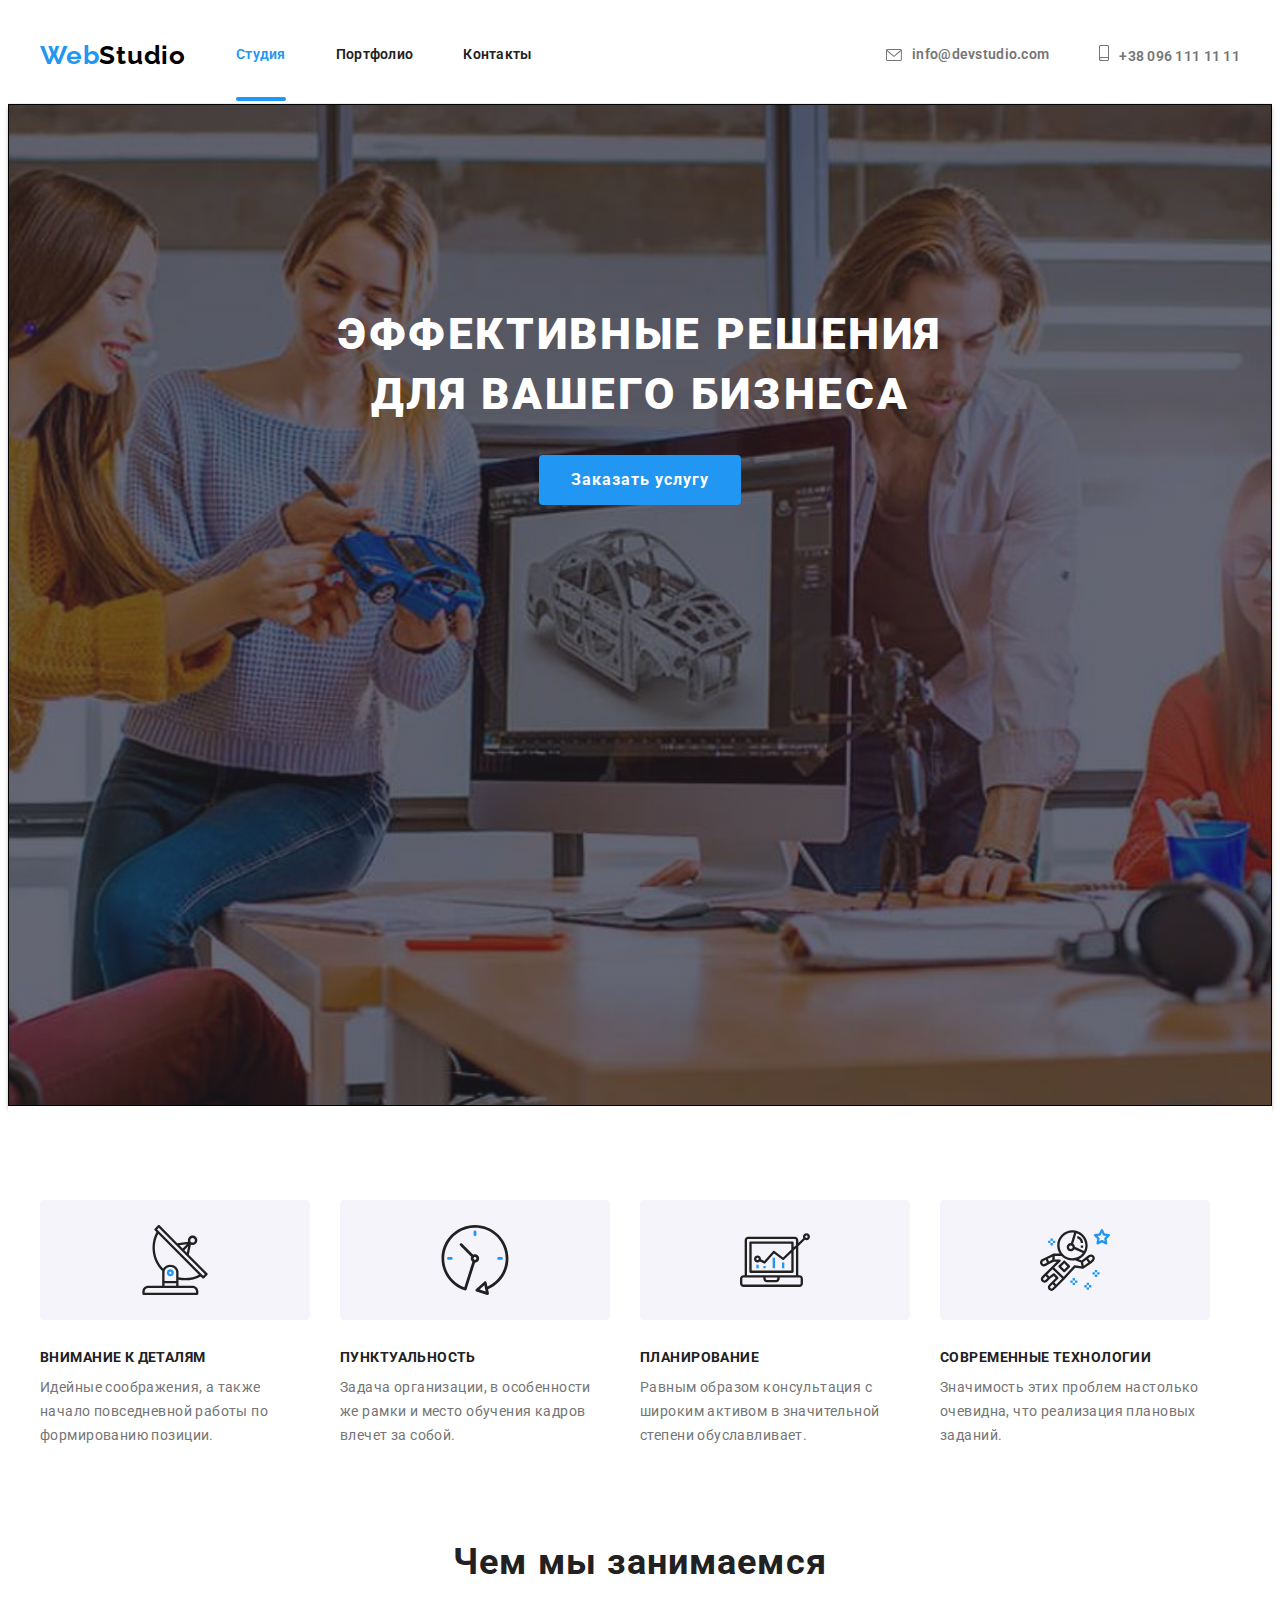
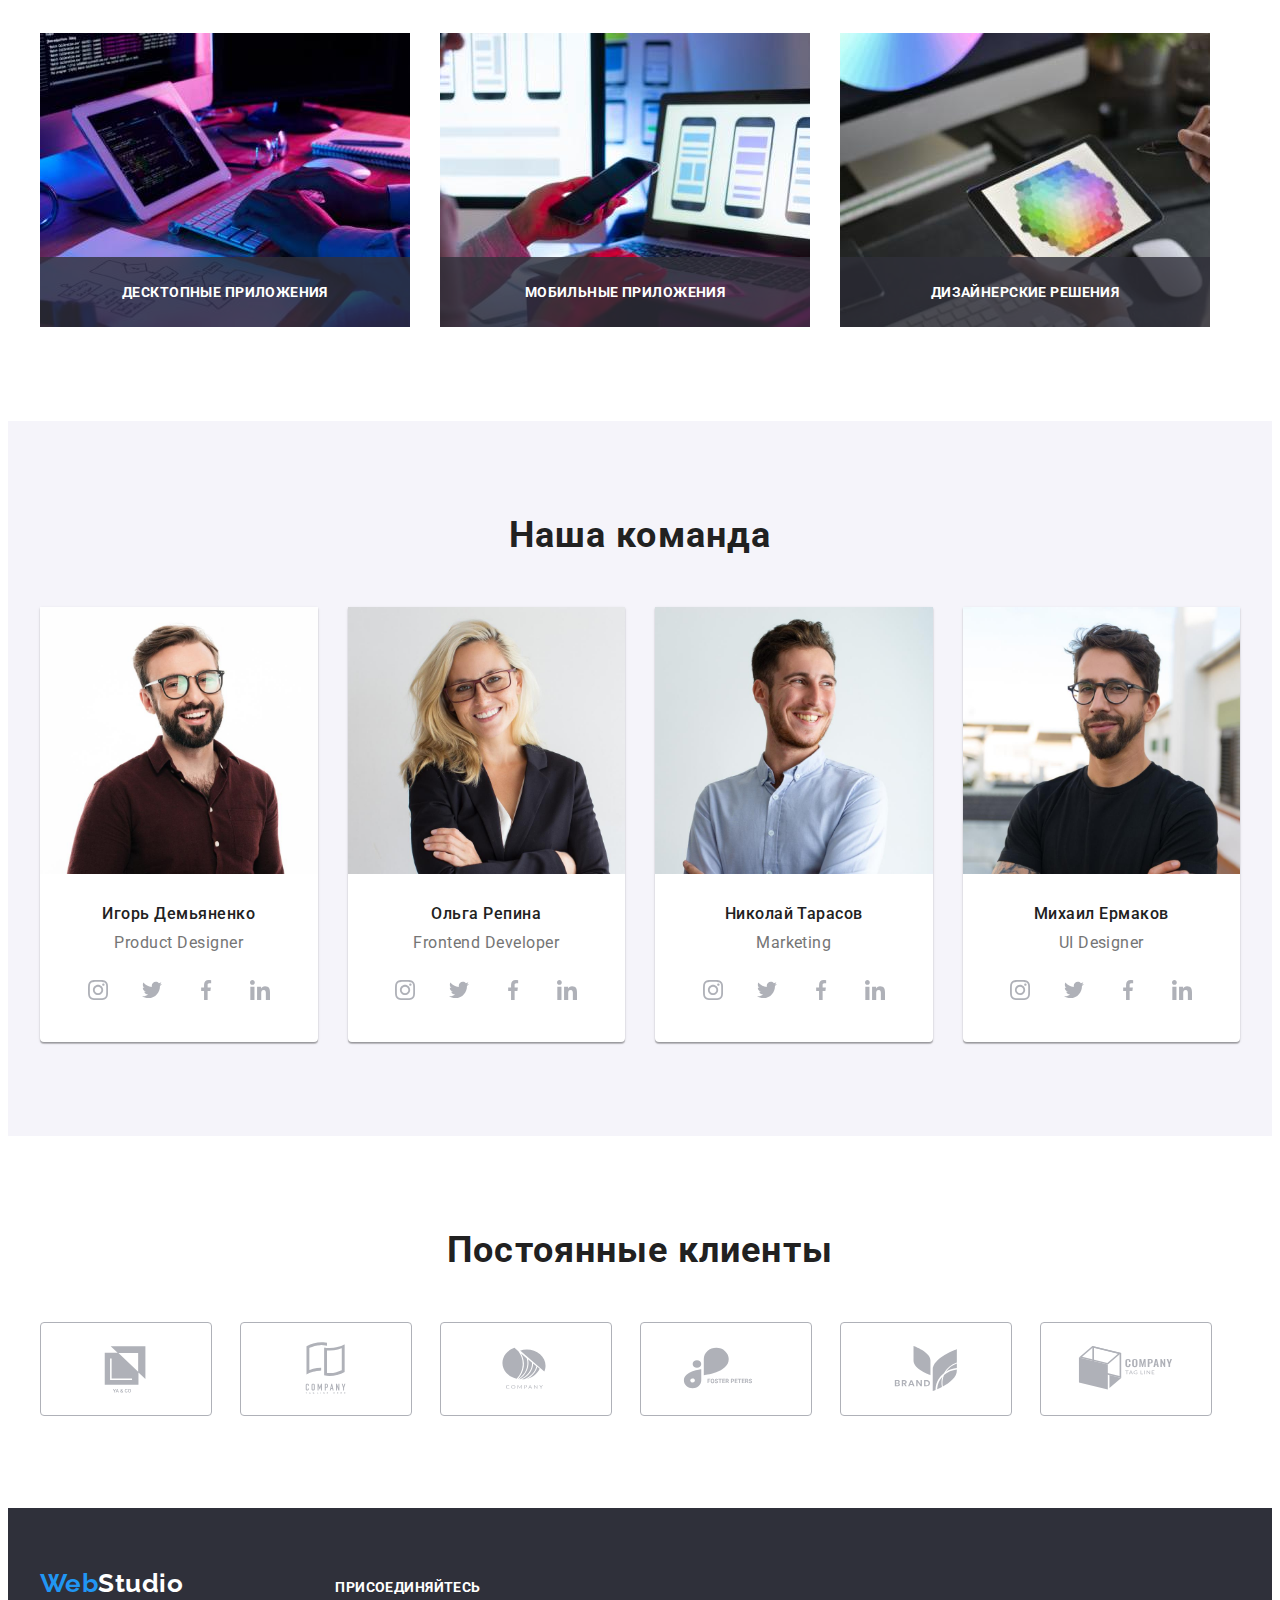
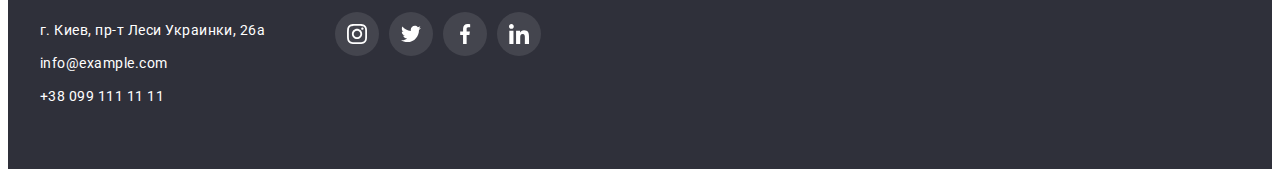
<file: index.html>
<!DOCTYPE html>
<html lang="ru">
  <head>
    <meta charset="UTF-8" />
    <meta http-equiv="X-UA-Compatible" content="IE=edge" />
    <meta name="viewport" content="width=device-width, initial-scale=1.0" />
    <link rel="preconnect" href="https://fonts.googleapis.com" />
    <link rel="preconnect" href="https://fonts.gstatic.com" crossorigin />
    <link
      href="https://fonts.googleapis.com/css2?family=Raleway:wght@700&family=Roboto:wght@400;500;700;900&display=swap"
      rel="stylesheet"
    />
    <link
      rel="stylesheet"
      href="https://cdnjs.cloudflare.com/ajax/libs/modern-normalize/1.1.0/modern-normalize.min.css"
      integrity="sha512-wpPYUAdjBVSE4KJnH1VR1HeZfpl1ub8YT/NKx4PuQ5NmX2tKuGu6U/JRp5y+Y8XG2tV+wKQpNHVUX03MfMFn9Q=="
      crossorigin="anonymous"
      referrerpolicy="no-referrer"
    />
    <link rel="stylesheet" href="./css/styles.css" />
    <title>WebStudio</title>
  </head>
  <body>
    <!--top line-->
    <header class="top">
      <div class="container">
        <nav class="top-nav">
          <a class="top-logo link" href="index.html"
            ><span class="top-logo-part">Web</span>Studio</a
          >
          <ul class="top-list list">
            <li class="top-item">
              <a href="index.html" class="current top-link link">Студия</a>
            </li>
            <li class="top-item">
              <a href="./portfolio.html" class="top-link link">Портфолио</a>
            </li>
            <li class="top-item">
              <a href="" class="top-link link">Контакты</a>
            </li>
          </ul>
        </nav>
        <ul class="top-contacts">
          <li class="top-item list">
            <a class="top-mail link" href="mailto:info@devstudio.com">
              <svg class="mail-icon" width="16" height="12">
                <use href="./images/symbol-defs.svg#icon-envelope"></use></svg
              >info@devstudio.com</a
            >
          </li>
          <li class="top-item list">
            <a class="top-tel link" href="tel:+380961111111">
              <svg class="tel-icon" width="10" height="16">
                <use href="./images/symbol-defs.svg#icon-smartphone"></use></svg
              >+38 096 111 11 11</a
            >
          </li>
        </ul>
      </div>
    </header>
    <main>
      <!--site header-->
      <section class="header">
        <div class="container">
          <h1 class="header-title">Эффективные решения для вашего бизнеса</h1>
          <button type="button" class="header-btn btn" data-modal-open>Заказать услугу</button>
        </div>
      </section>
      <!--features-->
      <section class="features section">
        <div class="container">
          <h2 class="visually-hidden">hidden</h2>
          <ul class="features-list list">
            <li class="features-item">
              <div class="features-item-icon">
                <svg class="features-icon" width="70" height="70">
                  <use href="./images/symbol-defs.svg#icon-antenna"></use>
                </svg>
              </div>
              <h3 class="features-title">Внимание к деталям</h3>
              <p class="features-text">
                Идейные соображения, а также начало повседневной работы по формированию позиции.
              </p>
            </li>
            <li class="features-item">
              <div class="features-item-icon">
                <svg class="features-icon" width="70" height="70">
                  <use href="./images/symbol-defs.svg#icon-clock"></use>
                </svg>
              </div>
              <h3 class="features-title">Пунктуальность</h3>
              <p class="features-text">
                Задача организации, в особенности же рамки и место обучения кадров влечет за собой.
              </p>
            </li>
            <li class="features-item">
              <div class="features-item-icon">
                <svg class="features-icon" width="70" height="70">
                  <use href="./images/symbol-defs.svg#icon-diagram"></use>
                </svg>
              </div>
              <h3 class="features-title">Планирование</h3>
              <p class="features-text">
                Равным образом консультация с широким активом в значительной степени обуславливает.
              </p>
            </li>
            <li class="features-item">
              <div class="features-item-icon">
                <svg class="features-icon" width="70" height="70">
                  <use href="./images/symbol-defs.svg#icon-astronaut"></use>
                </svg>
              </div>
              <h3 class="features-title">Современные технологии</h3>
              <p class="features-text">
                Значимость этих проблем настолько очевидна, что реализация плановых заданий.
              </p>
            </li>
          </ul>
        </div>
      </section>
      <!--about us-->
      <section class="about section">
        <div class="container">
          <h2 class="about-title">Чем мы занимаемся</h2>
          <ul class="about-list list">
            <li class="about-item">
              <div class="about-thumb">
                <img
                  src="./images/hw-01-1.jpg"
                  class="about-img"
                  alt="печатает на планшете"
                  width="370"
                  height="294"
                />
                <p class="about-text">Десктопные приложения</p>
              </div>
            </li>
            <li class="about-item">
              <div class="about-thumb">
                <img
                  src="./images/hw-01-2.jpg"
                  class="about-img"
                  alt="смотрит в телефон"
                  width="370"
                  height="294"
                />
                <p class="about-text">Мобильные приложения</p>
              </div>
            </li>
            <li class="about-item">
              <div class="about-thumb">
                <img
                  src="./images/hw-01-3.jpg"
                  class="about-img"
                  alt="изучает цвета"
                  width="370"
                  height="294"
                />
                <p class="about-text">Дизайнерские решения</p>
              </div>
            </li>
          </ul>
        </div>
      </section>
      <!--Our team-->

      <section class="team section">
        <div class="container">
          <h2 class="team-title">Наша команда</h2>
          <ul class="team-list list">
            <li class="team-item">
              <img
                src="./images/hw-01-4.jpg"
                class="team-img"
                alt="дизайнер"
                width="270"
                height="260"
              />
              <div class="team-text">
                <p class="team-name">Игорь Демьяненко</p>
                <p class="team-description">Product Designer</p>
                <ul class="team-soc-list list">
                  <li class="team-soc-item">
                    <a href="" class="team-soc-link link"
                      ><svg class="team-soc-icon" width="20" height="20">
                        <use href="./images/symbol-defs.svg#icon-instagram"></use></svg
                    ></a>
                  </li>
                  <li class="team-soc-item">
                    <a href="" class="team-soc-link link"
                      ><svg class="team-soc-icon" width="20" height="20">
                        <use href="./images/symbol-defs.svg#icon-twitter"></use></svg
                    ></a>
                  </li>
                  <li class="team-soc-item">
                    <a href="" class="team-soc-link link">
                      <svg class="team-soc-icon" width="20" height="20">
                        <use href="./images/symbol-defs.svg#icon-facebook"></use></svg
                    ></a>
                  </li>
                  <li class="team-soc-item">
                    <a href="" class="team-soc-link link"
                      ><svg class="team-soc-icon" width="20" height="20">
                        <use href="./images/symbol-defs.svg#icon-linkedin"></use></svg
                    ></a>
                  </li>
                </ul>
              </div>
            </li>
            <li class="team-item">
              <img
                src="./images/hw-01-5.jpg"
                class="team-img"
                alt="разработчик"
                width="270"
                height="260"
              />
              <div class="team-text">
                <p class="team-name">Ольга Репина</p>
                <p class="team-description">Frontend Developer</p>
                <ul class="team-soc-list list">
                  <li class="team-soc-item">
                    <a href="" class="team-soc-link link"
                      ><svg class="team-soc-icon" width="20" height="20">
                        <use href="./images/symbol-defs.svg#icon-instagram"></use></svg
                    ></a>
                  </li>
                  <li class="team-soc-item">
                    <a href="" class="team-soc-link link"
                      ><svg class="team-soc-icon" width="20" height="20">
                        <use href="./images/symbol-defs.svg#icon-twitter"></use></svg
                    ></a>
                  </li>
                  <li class="team-soc-item">
                    <a href="" class="team-soc-link link">
                      <svg class="team-soc-icon" width="20" height="20">
                        <use href="./images/symbol-defs.svg#icon-facebook"></use></svg
                    ></a>
                  </li>
                  <li class="team-soc-item">
                    <a href="" class="team-soc-link link"
                      ><svg class="team-soc-icon" width="20" height="20">
                        <use href="./images/symbol-defs.svg#icon-linkedin"></use></svg
                    ></a>
                  </li>
                </ul>
              </div>
            </li>
            <li class="team-item">
              <img
                src="./images/hw-01-6.jpg"
                class="team-img"
                alt="маркетолог"
                width="270"
                height="260"
              />
              <div class="team-text">
                <p class="team-name">Николай Тарасов</p>
                <p class="team-description">Marketing</p>
                <ul class="team-soc-list list">
                  <li class="team-soc-item">
                    <a href="" class="team-soc-link link"
                      ><svg class="team-soc-icon" width="20" height="20">
                        <use href="./images/symbol-defs.svg#icon-instagram"></use></svg
                    ></a>
                  </li>
                  <li class="team-soc-item">
                    <a href="" class="team-soc-link link"
                      ><svg class="team-soc-icon" width="20" height="20">
                        <use href="./images/symbol-defs.svg#icon-twitter"></use></svg
                    ></a>
                  </li>
                  <li class="team-soc-item">
                    <a href="" class="team-soc-link link">
                      <svg class="team-soc-icon" width="20" height="20">
                        <use href="./images/symbol-defs.svg#icon-facebook"></use></svg
                    ></a>
                  </li>
                  <li class="team-soc-item">
                    <a href="" class="team-soc-link link"
                      ><svg class="team-soc-icon" width="20" height="20">
                        <use href="./images/symbol-defs.svg#icon-linkedin"></use></svg
                    ></a>
                  </li>
                </ul>
              </div>
            </li>
            <li class="team-item">
              <img
                src="./images/hw-01-7.jpg"
                class="team-img"
                alt="дизайнер"
                width="270"
                height="260"
              />
              <div class="team-text">
                <p class="team-name">Михаил Ермаков</p>
                <p class="team-description">UI Designer</p>
                <ul class="team-soc-list list">
                  <li class="team-soc-item">
                    <a href="" class="team-soc-link link"
                      ><svg class="team-soc-icon" width="20" height="20">
                        <use href="./images/symbol-defs.svg#icon-instagram"></use></svg
                    ></a>
                  </li>
                  <li class="team-soc-item">
                    <a href="" class="team-soc-link link"
                      ><svg class="team-soc-icon" width="20" height="20">
                        <use href="./images/symbol-defs.svg#icon-twitter"></use></svg
                    ></a>
                  </li>
                  <li class="team-soc-item">
                    <a href="" class="team-soc-link link">
                      <svg class="team-soc-icon" width="20" height="20">
                        <use href="./images/symbol-defs.svg#icon-facebook"></use></svg
                    ></a>
                  </li>
                  <li class="team-soc-item">
                    <a href="" class="team-soc-link link"
                      ><svg class="team-soc-icon" width="20" height="20">
                        <use href="./images/symbol-defs.svg#icon-linkedin"></use></svg
                    ></a>
                  </li>
                </ul>
              </div>
            </li>
          </ul>
        </div>
      </section>

      <!--Clients-->
      <section class="clients section">
        <div class="container">
          <h2 class="clients-title">Постоянные клиенты</h2>
          <ul class="clients-list list">
            <li class="clients-item">
              <a href="" class="clients-link link">
                <svg class="clients-icon" width="106" height="60">
                  <use href="./images/symbol-defs.svg#icon-Logo1"></use>
                </svg>
              </a>
            </li>
            <li class="clients-item">
              <a href="" class="clients-link link">
                <svg class="clients-icon" width="106" height="60">
                  <use href="./images/symbol-defs.svg#icon-Logo2"></use>
                </svg>
              </a>
            </li>
            <li class="clients-item">
              <a href="" class="clients-link link">
                <svg class="clients-icon" width="106" height="60">
                  <use href="./images/symbol-defs.svg#icon-Logo3"></use>
                </svg>
              </a>
            </li>
            <li class="clients-item">
              <a href="" class="clients-link link">
                <svg class="clients-icon" width="106" height="60">
                  <use href="./images/symbol-defs.svg#icon-Logo4"></use>
                </svg>
              </a>
            </li>
            <li class="clients-item">
              <a href="" class="clients-link link">
                <svg class="clients-icon" width="106" height="60">
                  <use href="./images/symbol-defs.svg#icon-Logo5"></use>
                </svg>
              </a>
            </li>
            <li class="clients-item">
              <a href="" class="clients-link link">
                <svg class="clients-icon" width="106" height="60">
                  <use href="./images/symbol-defs.svg#icon-Logo6"></use>
                </svg>
              </a>
            </li>
          </ul>
        </div>
      </section>
    </main>
    <!--footer-->
    <footer>
      <address class="address">
        <div class="container">
          <div class="footer-address">
            <a class="address-logo" href="index.html">
              <span class="address-logo-part">Web</span>Studio</a
            >
            <ul class="address-list list">
              <li class="address-item">
                <a
                  class="address-link link"
                  href="https://goo.gl/maps/U8D8VqJZEQFio7qh9"
                  target="_blank"
                  rel="noopener nofollow noreferrer"
                  >г. Киев, пр-т Леси Украинки, 26a</a
                >
              </li>
              <li class="address-item">
                <a class="mail-link link" href="mailto:info@example.com">info@example.com</a>
              </li>
              <li class="address-item">
                <a class="tel-link link" href="tel:+380991111111">+38 099 111 11 11</a>
              </li>
            </ul>
          </div>
          <div class="footer-icons">
            <p class="footer-text">присоединяйтесь</p>
            <ul class="footer-soc-list list">
              <li class="footer-soc-item">
                <a href="" class="footer-soc-link link"
                  ><svg class="footer-soc-icon" width="20" height="20">
                    <use href="./images/symbol-defs.svg#icon-instagram"></use></svg
                ></a>
              </li>
              <li class="footer-soc-item">
                <a href="" class="footer-soc-link link"
                  ><svg class="footer-soc-icon" width="20" height="20">
                    <use href="./images/symbol-defs.svg#icon-twitter"></use></svg
                ></a>
              </li>
              <li class="footer-soc-item">
                <a href="" class="footer-soc-link link">
                  <svg class="footer-soc-icon" width="20" height="20">
                    <use href="./images/symbol-defs.svg#icon-facebook"></use></svg
                ></a>
              </li>
              <li class="footer-soc-item">
                <a href="" class="footer-soc-link link"
                  ><svg class="footer-soc-icon" width="20" height="20">
                    <use href="./images/symbol-defs.svg#icon-linkedin"></use></svg
                ></a>
              </li>
            </ul>
          </div>
        </div>
      </address>
    </footer>
    <div class="backdrop is-hidden" data-modal>
      <div class="modal">
        <button type="button" class="modal-close-btn" data-modal-close>
          <svg class="close-btn" width="11" height="11">
            <use href="./images/symbol-defs.svg#icon-Vector-1"></use>
          </svg>
        </button>
      </div>
    </div>
    <script src="./js/modal.js"></script>
  </body>
</html>
</file>
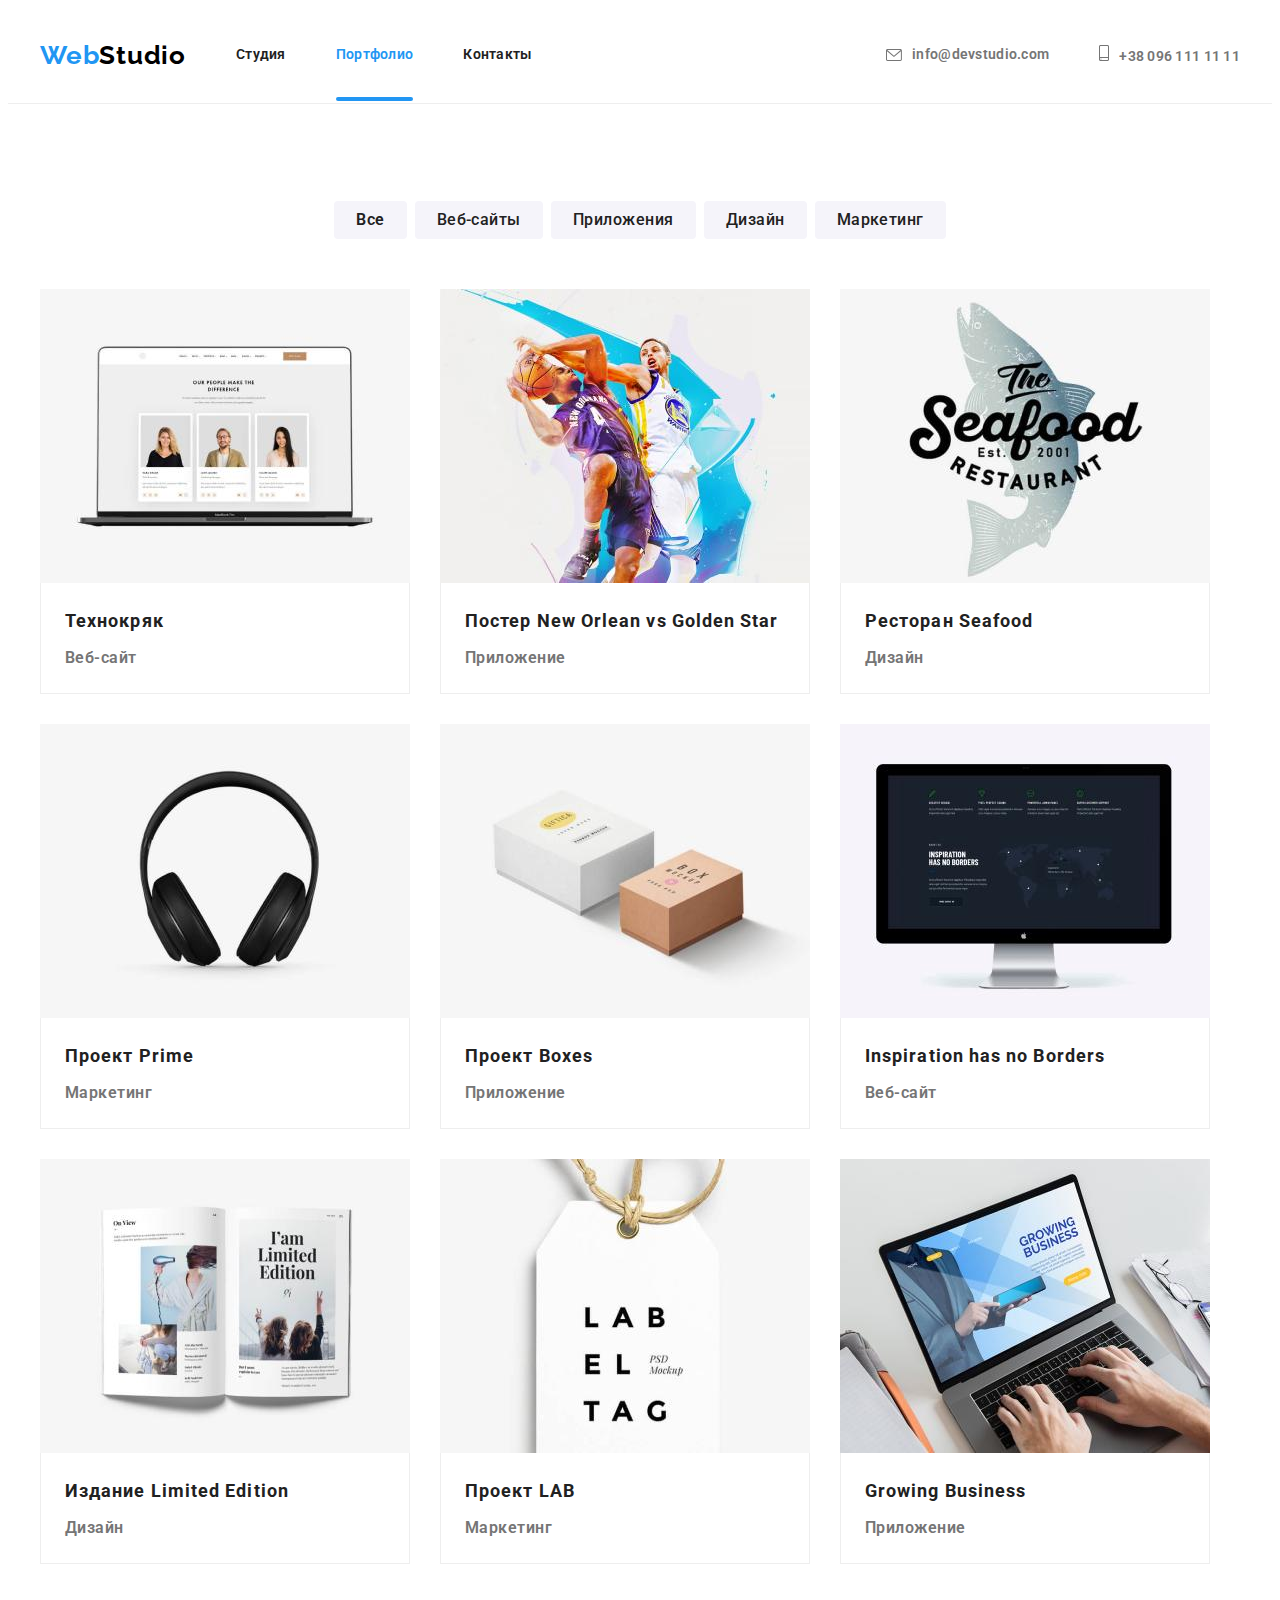
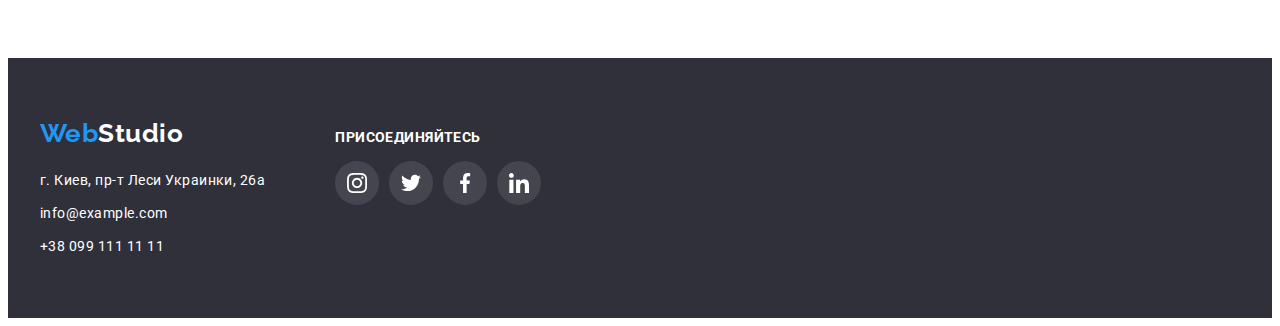
<file: portfolio.html>
<!DOCTYPE html>
<html lang="ru">
  <head>
    <meta charset="UTF-8" />
    <meta http-equiv="X-UA-Compatible" content="IE=edge" />
    <meta name="viewport" content="width=device-width, initial-scale=1.0" />
    <link rel="preconnect" href="https://fonts.googleapis.com" />
    <link rel="preconnect" href="https://fonts.gstatic.com" crossorigin />
    <link
      href="https://fonts.googleapis.com/css2?family=Raleway:wght@700&family=Roboto:wght@400;500;700;900&display=swap"
      rel="stylesheet"
    />
    <link
      rel="stylesheet"
      href="https://cdnjs.cloudflare.com/ajax/libs/modern-normalize/1.1.0/modern-normalize.min.css"
      integrity="sha512-wpPYUAdjBVSE4KJnH1VR1HeZfpl1ub8YT/NKx4PuQ5NmX2tKuGu6U/JRp5y+Y8XG2tV+wKQpNHVUX03MfMFn9Q=="
      crossorigin="anonymous"
      referrerpolicy="no-referrer"
    />
    <link rel="stylesheet" href="./css/styles.css" />
    <title>WebStudio</title>
  </head>
  <body>
    <!--top line-->
    <header class="top">
      <div class="container">
        <nav class="top-nav">
          <a class="top-logo link" href="index.html"
            ><span class="top-logo-part">Web</span>Studio</a
          >
          <ul class="top-list list">
            <li class="top-item">
              <a href="index.html" class="top-link link link">Студия</a>
            </li>
            <li class="top-item">
              <a href="./portfolio.html" class="current top-link link">Портфолио</a>
            </li>
            <li class="top-item">
              <a href="" class="top-link link">Контакты</a>
            </li>
          </ul>
        </nav>
        <ul class="top-contacts">
          <li class="top-item list">
            <a class="top-mail link" href="mailto:info@devstudio.com">
              <svg class="mail-icon" width="16" height="12">
                <use href="./images/symbol-defs.svg#icon-envelope"></use></svg
              >info@devstudio.com</a
            >
          </li>
          <li class="top-item list">
            <a class="top-tel link" href="tel:+380961111111"
              ><svg class="tel-icon" width="10" height="16">
                <use href="./images/symbol-defs.svg#icon-smartphone"></use></svg
              >+38 096 111 11 11</a
            >
          </li>
        </ul>
      </div>
    </header>
    <main>
      <section class="filters section">
        <div class="container">
          <ul class="filters-list list">
            <li class="filters-item">
              <button type="button" class="filters-main-btn btn">Все</button>
            </li>
            <li class="filters-item">
              <button type="button" class="filters-btn btn">Веб-сайты</button>
            </li>
            <li class="filters-item">
              <button type="button" class="filters-btn btn">Приложения</button>
            </li>
            <li class="filters-item">
              <button type="button" class="filters-btn btn">Дизайн</button>
            </li>
            <li class="filters-item">
              <button type="button" class="filters-btn btn">Маркетинг</button>
            </li>
          </ul>
          <ul class="project-list list">
            <li class="project-item">
              <a class="project-link link" href="">
                <div class="project-thumb">
                  <img
                    src="./images/hw-02-1.jpg"
                    alt="изображенение технокряк"
                    width="370"
                    height="294"
                  />
                  <p class="project-thumb-text">
                    Ресурс предлагает комплексные предложения с разным уровнем функционала и
                    сервисов. Все это позволит посетителю получить исчерпывающие сведения о компании
                    или частном лице.
                  </p>
                </div>
                <div class="project-text">
                  <h3 class="project-title">Технокряк</h3>
                  <p class="project-description">Веб-сайт</p>
                </div>
              </a>
            </li>
            <li class="project-item">
              <a href="" class="project-link link">
                <div class="project-thumb">
                  <img src="./images/hw-02-2.jpg" alt="постер" width="370" height="294" />
                  <p class="project-thumb-text">
                    Ресурс предлагает комплексные предложения с разным уровнем функционала и
                    сервисов. Все это позволит посетителю получить исчерпывающие сведения о компании
                    или частном лице.
                  </p>
                </div>
                <div class="project-text">
                  <h3 class="project-title">Постер New Orlean vs Golden Star</h3>
                  <p class="project-description">Приложение</p>
                </div>
              </a>
            </li>
            <li class="project-item">
              <a href="" class="project-link link">
                <div class="project-thumb">
                  <img src="./images/hw-02-3.jpg" alt="Ресторан" width="370" height="294" />
                  <p class="project-thumb-text">
                    Ресурс предлагает комплексные предложения с разным уровнем функционала и
                    сервисов. Все это позволит посетителю получить исчерпывающие сведения о компании
                    или частном лице.
                  </p>
                </div>
                <div class="project-text">
                  <h3 class="project-title">Ресторан Seafood</h3>
                  <p class="project-description">Дизайн</p>
                </div>
              </a>
            </li>
            <li class="project-item">
              <a href="" class="project-link link">
                <div class="project-thumb">
                  <img src="./images/hw-02-4.jpg" alt="Проект Маркетинг" width="370" height="294" />
                  <p class="project-thumb-text">
                    Ресурс предлагает комплексные предложения с разным уровнем функционала и
                    сервисов. Все это позволит посетителю получить исчерпывающие сведения о компании
                    или частном лице.
                  </p>
                </div>
                <div class="project-text">
                  <h3 class="project-title">Проект Prime</h3>
                  <p class="project-description">Маркетинг</p>
                </div>
              </a>
            </li>
            <li class="project-item">
              <a href="" class="project-link link">
                <div class="project-thumb">
                  <img
                    src="./images/hw-02-5.jpg"
                    alt="проект Приложение"
                    width="370"
                    height="294"
                  />
                  <p class="project-thumb-text">
                    Ресурс предлагает комплексные предложения с разным уровнем функционала и
                    сервисов. Все это позволит посетителю получить исчерпывающие сведения о компании
                    или частном лице.
                  </p>
                </div>
                <div class="project-text">
                  <h3 class="project-title">Проект Boxes</h3>
                  <p class="project-description">Приложение</p>
                </div>
              </a>
            </li>
            <li class="project-item">
              <a href="" class="project-link link">
                <div class="project-thumb">
                  <img src="./images/hw-02-6.jpg" alt="Веб-сайт" width="370" height="294" />
                  <p class="project-thumb-text">
                    Ресурс предлагает комплексные предложения с разным уровнем функционала и
                    сервисов. Все это позволит посетителю получить исчерпывающие сведения о компании
                    или частном лице.
                  </p>
                </div>
                <div class="project-text">
                  <h3 class="project-title">Inspiration has no Borders</h3>
                  <p class="project-description">Веб-сайт</p>
                </div>
              </a>
            </li>
            <li class="project-item">
              <a href="" class="project-link link">
                <div class="project-thumb">
                  <img src="./images/hw-02-7.jpg" alt="дизайн" width="370" height="294" />
                  <p class="project-thumb-text">
                    Ресурс предлагает комплексные предложения с разным уровнем функционала и
                    сервисов. Все это позволит посетителю получить исчерпывающие сведения о компании
                    или частном лице.
                  </p>
                </div>
                <div class="project-text">
                  <h3 class="project-title">Издание Limited Edition</h3>
                  <p class="project-description">Дизайн</p>
                </div>
              </a>
            </li>
            <li class="project-item">
              <a href="" class="project-link link">
                <div class="project-thumb">
                  <img src="./images/hw-02-8.jpg" alt="проект Lab" width="370" height="294" />
                  <p class="project-thumb-text">
                    Ресурс предлагает комплексные предложения с разным уровнем функционала и
                    сервисов. Все это позволит посетителю получить исчерпывающие сведения о компании
                    или частном лице.
                  </p>
                </div>
                <div class="project-text">
                  <h3 class="project-title">Проект LAB</h3>
                  <p class="project-description">Маркетинг</p>
                </div>
              </a>
            </li>
            <li class="project-item">
              <a href="" class="project-link link">
                <div class="project-thumb">
                  <img src="./images/hw-02-9.jpg" alt="постер" width="370" height="294" />
                  <p class="project-thumb-text">
                    Ресурс предлагает комплексные предложения с разным уровнем функционала и
                    сервисов. Все это позволит посетителю получить исчерпывающие сведения о компании
                    или частном лице.
                  </p>
                </div>
                <div class="project-text">
                  <h3 class="project-title">Growing Business</h3>
                  <p class="project-description">Приложение</p>
                </div>
              </a>
            </li>
          </ul>
        </div>
      </section>
    </main>

    <!--footer-->
    <footer>
      <address class="address">
        <div class="container">
          <div class="footer-address">
            <a class="address-logo" href="index.html">
              <span class="address-logo-part">Web</span>Studio</a
            >
            <ul class="address-list list">
              <li class="address-item">
                <a
                  class="address-link link"
                  href="https://goo.gl/maps/U8D8VqJZEQFio7qh9"
                  target="_blank"
                  rel="noopener nofollow noreferrer"
                  >г. Киев, пр-т Леси Украинки, 26a</a
                >
              </li>
              <li class="address-item">
                <a class="mail-link link" href="mailto:info@example.com">info@example.com</a>
              </li>
              <li class="address-item">
                <a class="tel-link link" href="tel:+380991111111">+38 099 111 11 11</a>
              </li>
            </ul>
          </div>
          <div class="footer-icons">
            <p class="footer-text">присоединяйтесь</p>
            <ul class="footer-soc-list list">
              <li class="footer-soc-item">
                <a href="" class="footer-soc-link link"
                  ><svg class="footer-soc-icon" width="20" height="20">
                    <use href="./images/symbol-defs.svg#icon-instagram"></use></svg
                ></a>
              </li>
              <li class="footer-soc-item">
                <a href="" class="footer-soc-link link"
                  ><svg class="footer-soc-icon" width="20" height="20">
                    <use href="./images/symbol-defs.svg#icon-twitter"></use></svg
                ></a>
              </li>
              <li class="footer-soc-item">
                <a href="" class="footer-soc-link link">
                  <svg class="footer-soc-icon" width="20" height="20">
                    <use href="./images/symbol-defs.svg#icon-facebook"></use></svg
                ></a>
              </li>
              <li class="footer-soc-item">
                <a href="" class="footer-soc-link link"
                  ><svg class="footer-soc-icon" width="20" height="20">
                    <use href="./images/symbol-defs.svg#icon-linkedin"></use></svg
                ></a>
              </li>
            </ul>
          </div>
        </div>
      </address>
    </footer>
  </body>
</html>
</file>
<file: css/styles.css>
:root {
  --accent-color: #2196f3;
  --secondary-text-color: #757575;
  --main-text-color: #212121;
  --accent-text-color: #2196f3;
  --white-color: #ffffff;
  --main-btn-color: #f5f4fa;
  --dark-grey-color: #2f303a;
  --black-color: #000000;
  --border-color: #eeeeee;
  --main-icon-color: #afb1b8;
}

p,
h1,
h2,
h3,
h4,
h5,
h6 {
  margin: 0;
}

ul,
ol {
  margin: 0;
  padding-left: 0;
}

img {
  display: block;
  width: 100%;
  height: auto;
}

body {
  background-color: var(--white-color);
  color: var(--main-text-color);
  font-family: 'Roboto', sans-serif;
}
/*Утилиты*/
.list {
  list-style: none;
}
.link {
  text-decoration: none;
}
.btn {
  font-family: inherit;
  border: none;
  cursor: pointer;
}
.container {
  width: 1200px;
  margin: 0 auto;
  padding-left: 15px;
  padding-right: 15px;
}

.section {
  padding-top: 94px;
  padding-bottom: 94px;
}

/* top-line */

.top .container {
  display: flex;
  align-items: center;
  justify-content: space-between;
}

.top {
  background-color: var(--white-color);
  border-bottom-width: 1px;
  border-bottom-style: solid;
  border-bottom-color: var(--border-color);
  padding-top: 32px;
  padding-bottom: 32px;
}

.top-list {
  display: flex;
  padding: 0;
  margin: 0;
  list-style: none;
}

.top-nav {
  font-weight: 600;
  font-size: 14px;
  line-height: 1.14;
  letter-spacing: 0.02em;
  display: flex;
  align-items: center;
}

.top-logo {
  font-family: 'Raleway', sans-serif;
  color: var(--black-color);
  font-weight: 700;
  font-size: 26px;
  line-height: 1.19;
  letter-spacing: 0.03em;
  display: block;
  align-items: center;
  margin-right: 50px;
}

.top-logo-part {
  color: var(--accent-color);
}

.top-item {
  margin-right: 50px;
}

.top-item:last-child {
  margin-right: 0;
}

.top-contacts {
  display: flex;
  align-items: center;
}

.top-link:hover,
.top-link:focus {
  color: var(--accent-text-color);
  text-decoration: none;
}

.top-link {
  color: var(--main-text-color);
  display: block;
  text-decoration: none;
  width: 100%;
  transition: color 250ms cubic-bezier(0.4, 0, 0.2, 1);
}

.top-link .current {
  color: var(--accent-text-color);
}

.current {
  color: var(--accent-text-color);
}
.top-list .top-link {
  position: relative;
}

.top-link.current:after {
  display: block;
  content: '';
  position: absolute;
  bottom: -38px;
  left: 0;
  border-radius: 2px;
  width: 100%;
  height: 4px;
  background-color: var(--accent-text-color);
  opacity: 0;
  transform: scale(0);
  transition: transform 250ms cubic-bezier(0.4, 0, 0.2, 1);
}

.top-link.current:after {
  opacity: 1;
  transform: scaleX(1);
}

.top-link.current:after {
  opacity: 1;
  transform: scaleX(1);
}

.top-mail:hover,
.top-mail:focus {
  color: var(--accent-text-color);
  text-decoration: none;
}

.top-mail {
  display: flex;
  align-items: center;
  color: var(--secondary-text-color);
  transition: color 250ms cubic-bezier(0.4, 0, 0.2, 1);
}

.top-tel:hover,
.top-tel:focus {
  color: var(--accent-text-color);
  text-decoration: none;
}

.top-tel {
  color: var(--secondary-text-color);
  transition: color 250ms cubic-bezier(0.4, 0, 0.2, 1);
}

.top-contacts {
  font-weight: 600;
  font-size: 14px;
  line-height: 1.14;
  letter-spacing: 0.02em;
}

.mail-icon {
  margin-right: 10px;
  fill: var(--secondary-text-color);
  transition: fill 250ms cubic-bezier(0.4, 0, 0.2, 1);
}
.tel-icon {
  margin-right: 10px;
  fill: var(--secondary-text-color);
  transition: fill 250ms cubic-bezier(0.4, 0, 0.2, 1);
}

.top-mail:hover .mail-icon,
.top-mail:focus .mail-icon {
  fill: var(--accent-color);
}

.top-tel:hover .tel-icon,
.top-tel:focus .tel-icon {
  fill: var(--accent-color);
}

/*footer*/
.address {
  background-color: var(--dark-grey-color);
  color: var(--white-color);
  letter-spacing: 0.03em;
  padding-top: 60px;
  padding-bottom: 60px;
  display: block;
}

.address .container {
  display: flex;
  align-items: baseline;
}

.address-logo {
  font-family: 'Raleway', sans-serif;
  color: var(--white-color);
  font-style: normal;
  font-weight: 700;
  font-size: 26px;
  line-height: 1.19;
  text-decoration: none;
  margin-bottom: 20px;
  display: block;
}

.address-logo-part {
  color: var(--accent-text-color);
  font-style: normal;
}
.address-link {
  color: var(--white-color);
  font-style: normal;
  display: block;
  transition: color 250ms cubic-bezier(0.4, 0, 0.2, 1);
}

.tel-link {
  color: var(--white-color);
  font-style: normal;
  display: block;
  transition: color 250ms cubic-bezier(0.4, 0, 0.2, 1);
}

.mail-link {
  color: var(--white-color);
  font-style: normal;
  display: block;
  transition: color 250ms cubic-bezier(0.4, 0, 0.2, 1);
}

.address-list {
  color: var(--white-color);
  font-style: normal;
  font-weight: 400;
  font-size: 14px;
  line-height: 1.71;
  font-style: normal;
  display: block;
}
.address-item:not(:last-child) {
  margin-bottom: 9px;
}

.address-link:hover,
.address-link:focus {
  color: var(--accent-text-color);
  text-decoration: none;
}
.mail-link:hover,
.mail-link:focus {
  color: var(--accent-text-color);
  text-decoration: none;
}

.tel-link:hover,
.tel-link:focus {
  color: var(--accent-text-color);
  text-decoration: none;
}

.footer-icons {
  margin-left: 70px;
  text-align: left;
}

.footer-text {
  font-weight: 700;
  font-size: 14px;
  line-height: 1.17;
  letter-spacing: 0.03em;
  text-transform: uppercase;
  font-style: normal;
  margin-bottom: 16px;
}

.footer-soc-list {
  display: flex;
  justify-content: left;
}

.footer-soc-item {
  width: 44px;
  height: 44px;
  margin-right: 10px;
}

.footer-soc-item:last-child {
  margin-right: 0;
}

.footer-soc-link {
  width: 100%;
  height: 100%;
  border-radius: 50%;
  display: flex;
  align-items: center;
  justify-content: center;
  background-color: rgba(255, 255, 255, 0.1);
  transition: background-color 250ms cubic-bezier(0.4, 0, 0.2, 1);
}

.footer-soc-link:hover,
.footer-soc-link:focus {
  background-color: var(--accent-color);
}

.footer-soc-link:hover .footer-soc-icon,
.footer-soc-link:focus .footer-soc-icon {
  fill: var(--white-color);
}
.footer-soc-icon {
  fill: var(--white-color);
}

/*index-header*/
.header {
  max-width: 1600px;
  height: 600px;
  margin: 0 auto;
  background-color: var(--dark-grey-color);
  background-image: linear-gradient(rgba(47, 48, 58, 0.4), rgba(47, 48, 58, 0.4)),
    url(../images/main-bg.jpg);
  background-repeat: no-repeat;
  background-position: center;
  background-size: cover;
  padding-top: 200px;
  padding-bottom: 200px;
  border: 1px solid #000000;
  box-shadow: 0px 4px 4px rgba(0, 0, 0, 0.25);
}

.header .container {
  display: flex;
  flex-direction: column;
}

.header-title {
  font-weight: 900;
  font-size: 44px;
  line-height: 1.36;
  letter-spacing: 0.06em;
  color: var(--white-color);
  text-transform: uppercase;
  text-align: center;
  margin-bottom: 30px;
  padding-left: 252px;
  padding-right: 252px;
}

.header-btn {
  color: var(--white-color);
  background-color: var(--accent-color);
  font-weight: 700;
  font-size: 16px;
  line-height: 1.88em;
  letter-spacing: 0.06em;
  padding: 10px 32px;
  width: fit-content;
  margin: 0 auto;
  text-align: center;
  box-sizing: content-box;
  border-radius: 4px;
  transition: background-color 250ms cubic-bezier(0.4, 0, 0.2, 1),
    color 250ms cubic-bezier(0.4, 0, 0.2, 1);
}

.header-btn:focus {
  font-weight: 700;
  font-size: 16px;
  line-height: 1.88;

  color: var(--white-color);
  background-color: var(--accent-color);
}

/*index-features*/

.features {
  background-color: var(--white-color);
  padding-bottom: 0px;
}

.visually-hidden {
  position: absolute;
  white-space: nowrap;
  width: 1px;
  height: 1px;
  overflow: hidden;
  border: 0;
  padding: 0;
  clip: rect(0 0 0 0);
  clip-path: inset(50%);
  margin: -1px;
}

.features-list {
  display: flex;
  flex-direction: row;
}

.features-item-icon {
  display: flex;
  justify-content: center;
  align-items: center;
  border-radius: 4px;
  height: 120px;
  background-color: rgba(245, 244, 250, 1);
  margin-bottom: 30px;
}

.features-item {
  margin-right: 30px;
}

.features-item:last-child {
  margin-right: 0;
}

.features-title {
  font-weight: 700;
  font-size: 14px;
  line-height: 1.14;
  letter-spacing: 0.03em;
  color: var(--main-text-color);
  text-transform: uppercase;
  margin-bottom: 10px;
  text-align: auto;
}
.features-text {
  font-weight: 400;
  font-size: 14px;
  line-height: 1.71;
  letter-spacing: 0.03em;
  color: var(--secondary-text-color);
  width: 270px;
}

/*index-about-us*/
.about {
  background-color: var(--white-color);
}

.about-thumb {
  position: relative;
}

.about-text {
  display: flex;
  align-items: center;
  justify-content: center;
  position: absolute;
  color: var(--white-color);
  background-color: rgba(47, 48, 58, 0.8);
  bottom: 0;
  font-weight: 700;
  font-size: 14px;
  line-height: 1.17;
  letter-spacing: 0.03em;
  text-transform: uppercase;
  width: 100%;
  height: 70px;
}

.about-title {
  font-weight: 700;
  font-size: 36px;
  line-height: 1.16;
  letter-spacing: 0.03em;
  color: var(--main-text-color);
  text-align: center;
  margin-bottom: 50px;
}

.about-list {
  display: flex;
  flex-direction: row;
}

.about-item {
  margin-right: 30px;
}

.about-item:last-child {
  margin-right: 0;
}

/*index-our-team*/
.team {
  background-color: var(--main-btn-color);
}

.team-soc-list {
  display: flex;
  justify-content: center;
}

.team-soc-item {
  width: 44px;
  height: 44px;
  margin-right: 10px;
}

.team-soc-item:last-child {
  margin-right: 0;
}

.team-soc-link {
  width: 100%;
  height: 100%;
  border-radius: 50%;
  display: flex;
  align-items: center;
  justify-content: center;
  transition: background-color 250ms cubic-bezier(0.4, 0, 0.2, 1);
}

.team-soc-link:hover,
.team-soc-link:focus {
  background-color: var(--accent-color);
}

.team-soc-link:hover .team-soc-icon,
.team-soc-link:focus .team-soc-icon {
  fill: var(--white-color);
}
.team-soc-icon {
  fill: var(--main-icon-color);
  transition: fill 250ms cubic-bezier(0.4, 0, 0.2, 1);
}
.team-list {
  display: flex;
  flex-direction: row;
}

.team-item {
  margin-right: 30px;
  background-color: var(--white-color);
  border-bottom-right-radius: 4px;
  border-bottom-left-radius: 4px;
  box-shadow: 0px 2px 1px rgba(0, 0, 0, 0.2), 0px 1px 1px rgba(0, 0, 0, 0.14),
    0px 1px 3px rgba(0, 0, 0, 0.12);
}

.team-item:last-child {
  margin-right: 0;
}

.team-title {
  font-weight: 700;
  font-size: 36px;
  line-height: 1.16;
  letter-spacing: 0.03em;
  color: var(--main-text-color);
  text-align: center;
  margin-bottom: 50px;
}

.team-text {
  padding-top: 30px;
  padding-bottom: 30px;
}
.team-name {
  font-weight: 500;
  font-size: 16px;
  line-height: 1.19;
  letter-spacing: 0.03em;
  color: var(--main-text-color);
  margin-bottom: 10px;
  text-align: center;
}

.team-description {
  font-weight: 400;
  font-size: 16px;
  line-height: 1.19;
  letter-spacing: 0.03em;
  color: var(--secondary-text-color);
  text-align: center;
  margin-bottom: 16px;
}
/*client*/

.clients-title {
  font-weight: 700;
  font-size: 36px;
  line-height: 1.16;
  letter-spacing: 0.03em;
  color: var(--main-text-color);
  text-align: center;
  margin-bottom: 50px;
}

.clients-list {
  display: flex;
}

.clients-item {
  margin-right: 30px;
  width: 170px;
  height: 92px;
  background-color: var(--white-color);
}

.clients-item:last-child {
  margin-right: 0;
}

.clients-link {
  display: flex;
  justify-content: center;
  align-items: center;
  width: 100%;
  height: 100%;
  border: 1px solid rgba(175, 177, 184, 1);
  border-radius: 4px;
  transition: border-color 250ms cubic-bezier(0.4, 0, 0.2, 1);
}

.clients-link:hover,
.clients-link:focus {
  border-color: var(--accent-color);
}

.clients-link:hover .clients-icon,
.clients-link:focus .clients-icon {
  fill: var(--accent-color);
}

.clients-icon {
  fill: var(--main-icon-color);
  justify-content: center;
  transition: fill 250ms cubic-bezier(0.4, 0, 0.2, 1);
}

/*portfolio-filters*/

.filters {
  background-color: var(--white-color);
  color: var(--main-text-color);
  font-weight: 600;
  font-size: 16px;
  line-height: 1.62;
  letter-spacing: 0.03em;
  padding-top: 97px;
}

.filters-list {
  display: flex;
  flex-direction: row;
  justify-content: center;
  margin-bottom: 50px;
}

.filters-item {
  margin-right: 8px;
}

.filters-item:last-child {
  margin-right: 0;
}
.filters-main-btn {
  color: var(--main-text-color);
  background-color: var(--main-btn-color);
  font-weight: 600;
  font-size: 16px;
  line-height: 1.63;
  letter-spacing: 0.03em;
  padding: 6px 22px;
  border-radius: 4px;
  transition: background-color 250ms cubic-bezier(0.4, 0, 0.2, 1),
    box-shadow 250ms cubic-bezier(0.4, 0, 0.2, 1), color 250ms cubic-bezier(0.4, 0, 0.2, 1);
}

.filters-main-btn:hover,
.filters-main-btn:focus {
  font-weight: 600;
  font-size: 16px;
  line-height: 1.63;
  letter-spacing: 0.03em;
  color: var(--white-color);
  background-color: var(--accent-color);
  box-shadow: 0px 2px 2px rgba(0, 0, 0, 0.12), 0px 1px 2px rgba(0, 0, 0, 0.08),
    0px 3px 1px rgba(0, 0, 0, 0.1);
}

.filters-btn {
  background-color: var(--main-btn-color);
  color: var(--main-text-color);
  font-weight: 500;
  font-size: 16px;
  line-height: 1.62;
  letter-spacing: 0.03em;
  padding: 6px 22px;
  border-radius: 4px;
  transition: background-color 250ms cubic-bezier(0.4, 0, 0.2, 1),
    box-shadow 250ms cubic-bezier(0.4, 0, 0.2, 1), color 250ms cubic-bezier(0.4, 0, 0.2, 1);
}

.filters-btn:hover,
.filters-btn:focus {
  color: var(--white-color);
  background-color: var(--accent-color);
  box-shadow: 0px 2px 2px rgba(0, 0, 0, 0.12), 0px 1px 2px rgba(0, 0, 0, 0.08),
    0px 3px 1px rgba(0, 0, 0, 0.1);
}

/*portfolio-project*/

.project-list {
  display: flex;
  flex-wrap: wrap;
  text-align: justify;
}

.project-thumb {
  position: relative;
  overflow: hidden;
}

.project-thumb-text {
  position: absolute;
  color: var(--white-color);
  background-color: rgba(33, 150, 243, 0.9);
  top: 0;
  left: 0;
  font-weight: 400;
  font-size: 18px;
  line-height: 1.55;
  letter-spacing: 0.03em;
  width: 100%;
  height: 100%;
  padding: 63px 24px;
  opacity: 1;
  z-index: 1;
  transform: translateY(101%);
  transition: transform 250ms cubic-bezier(0.4, 0, 0.2, 1);
}

.project-item {
  margin: 15px;
  flex-basis: calc(100% / 3 - 30px);
}

.project-item:nth-child(3n + 3) {
  margin-right: 0;
}

.project-item:nth-child(3n + 1) {
  margin-left: 0;
}

.project-item:nth-child(-n + 3) {
  margin-top: 0;
}

.project-item:nth-last-child(-n + 3) {
  margin-bottom: 0;
}

.project-link.link {
  text-decoration: none;
}

.project-link {
  display: block;
  transition: box-shadow 250ms cubic-bezier(0.4, 0, 0.2, 1);
}

.project-link:hover,
.project-link:focus {
  background-color: var(--white-color);
  box-shadow: 1px 4px 6px rgba(0, 0, 0, 0.16), 0px 4px 4px rgba(0, 0, 0, 0.06),
    0px 1px 1px rgba(0, 0, 0, 0.12);
}

.project-link:hover .project-thumb-text {
  transform: translateY(0);
  opacity: 1;
}

.project-link:hover .project-thumb {
  transform: translateY(0);
  opacity: 1;
}

.project-link:focus .project-thumb-text {
  transform: translateY(0);
  opacity: 1;
}

.project-link:focus .project-thumb {
  transform: translateY(0);
  opacity: 1;
}

.project-title {
  color: var(--main-text-color);
  font-style: 700;
  font-size: 18px;
  line-height: 2;
  letter-spacing: 0.06em;
  padding-bottom: 4px;
  transition: background-color 250ms cubic-bezier(0.4, 0, 0.2, 1);
}

.project-title:hover,
.project-title:focus {
  background-color: var(--white-color);
}

.project-description {
  color: var(--secondary-text-color);
  font-style: 400;
  font-size: 16px;
  line-height: 1.87;
  letter-spacing: 0.03em;
  transition: color 250ms cubic-bezier(0.4, 0, 0.2, 1);
}

.project-description:hover,
.project-description:focus {
  background-color: var(--white-color);
}

.project-text {
  border-right-width: 1px;
  border-right-style: solid;
  border-right-color: var(--border-color);
  border-bottom-width: 1px;
  border-bottom-style: solid;
  border-bottom-color: var(--border-color);
  border-left-width: 1px;
  border-left-style: solid;
  border-left-color: var(--border-color);
  padding-bottom: 20px;
  padding-top: 20px;
  padding-left: 24px;
  padding-right: auto;
  transition: transform 250ms cubic-bezier(0.4, 0, 0.2, 1);
}
/*modal*/

.backdrop {
  width: 100%;
  height: 100%;
  position: fixed;
  top: 0;
  left: 0;
  background-color: rgba(0, 0, 0, 0.2);
  opacity: 1;
  transition: opacity 250ms cubic-bezier(0.4, 0, 0.2, 1);
}

.backdrop.is-hidden {
  opacity: 0;
  pointer-events: none;
  visibility: hidden;
}

.modal {
  width: 528px;
  height: 581px;
  border-radius: 4px;
  background-color: var(--white-color);
  box-shadow: 0px 2px 1px rgba(0, 0, 0, 0.2), 0px 1px 1px rgba(0, 0, 0, 0.14),
    0px 1px 3px rgba(0, 0, 0, 0.12);
  position: absolute;
  top: 50%;
  left: 50%;
  transform: translate(-50%, -50%) scale(1);
  transition: transform 250ms cubic-bezier(0.4, 0, 0.2, 1);
}

.modal-close-btn {
  width: 30px;
  height: 30px;
  border: 1px solid rgba(0, 0, 0, 0.1);
  background-color: var(--white-color);
  position: absolute;
  top: 8px;
  right: 8px;
  display: flex;
  align-items: center;
  justify-content: center;
  padding: 0;
  cursor: pointer;
  border-radius: 50%;
  transition: opacity 250ms cubic-bezier(0.4, 0, 0.2, 1),
    visability 250ms cubic-bezier(0.4, 0, 0.2, 1);
}
</file>
